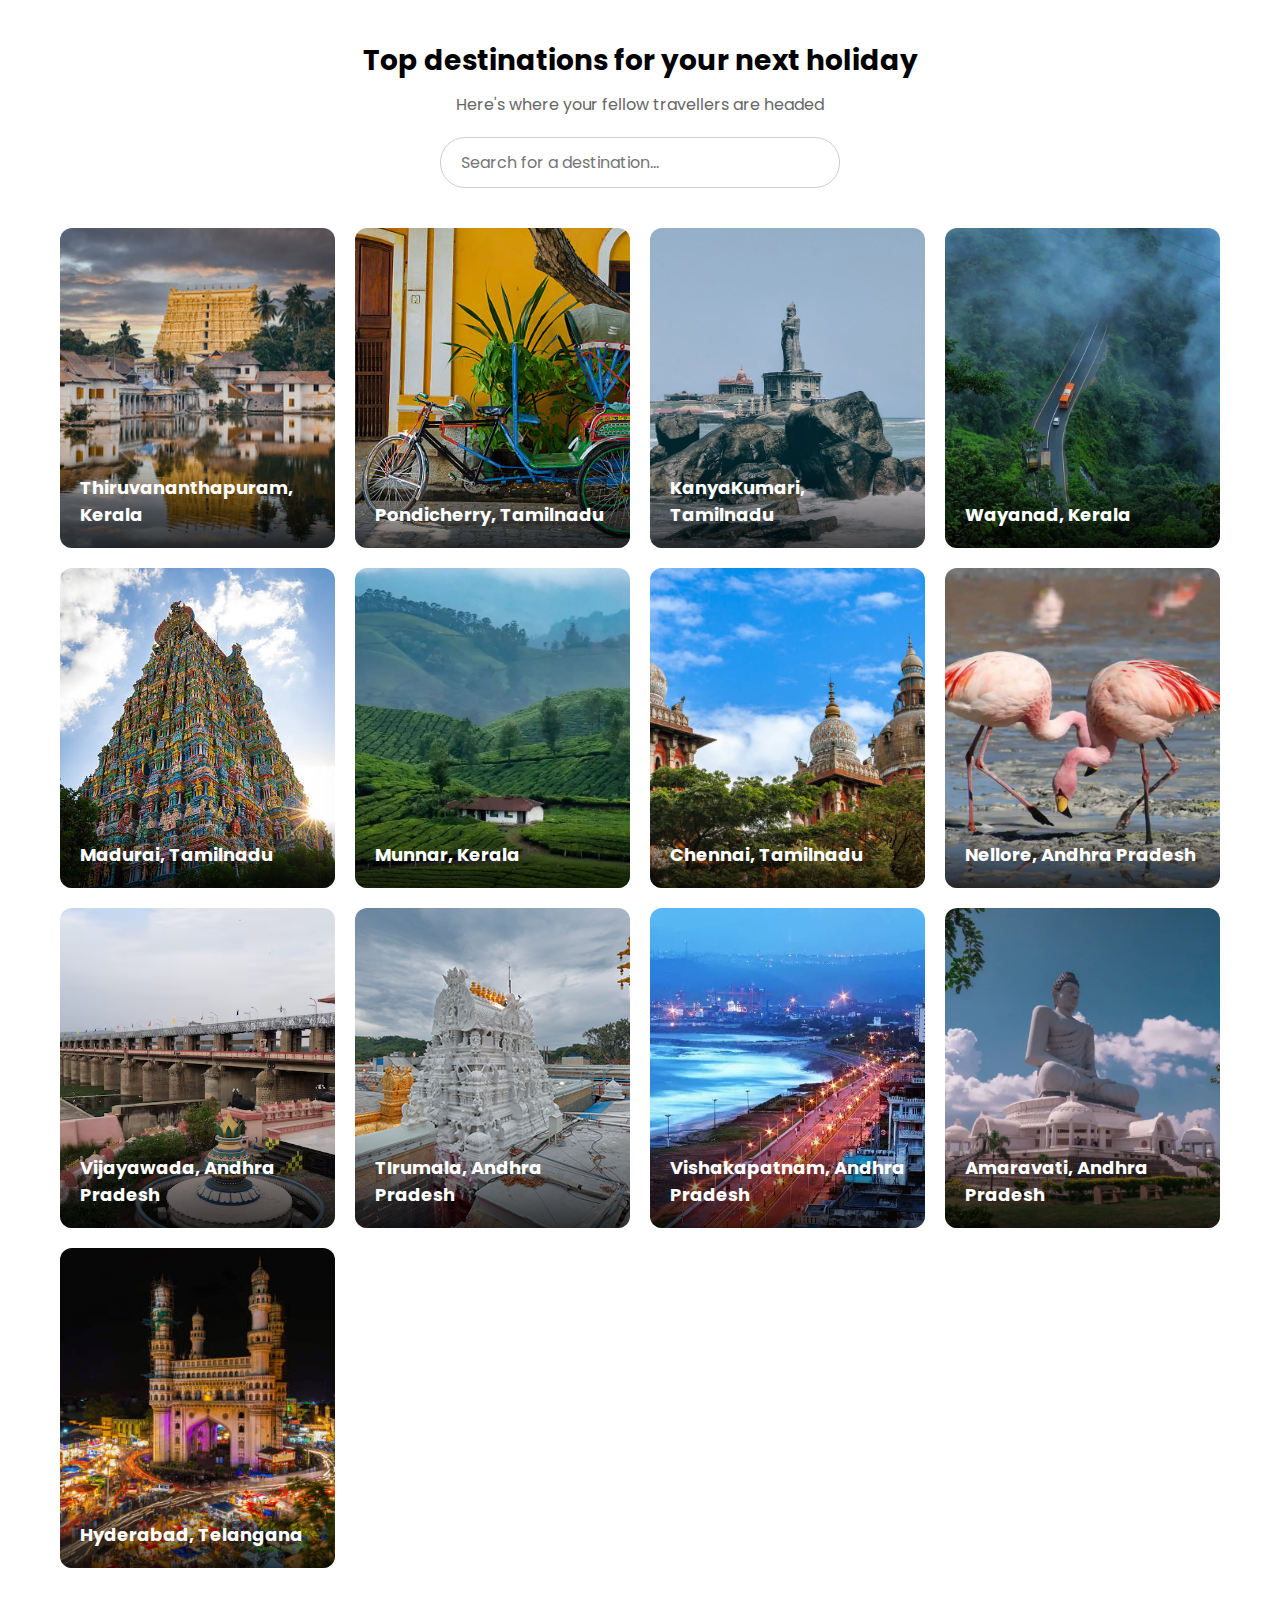
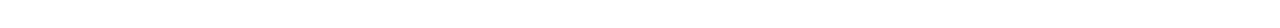
<file: templates/destinations.html>
<!DOCTYPE html>
<html lang="en">
<head>
    <meta charset="UTF-8">
    <meta name="viewport" content="width=device-width, initial-scale=1.0">
    <title>Top Destinations</title>
    <link rel="stylesheet" href="../static/css/destinations.css">
    <link href="https://fonts.googleapis.com/css2?family=Poppins:wght@300;400;600&display=swap" rel="stylesheet">
</head>
<body>
    
    <!-- Featured Trips -->
    <section class="featured-trips">
        <h2>Top destinations for your next holiday</h2>
        <p>Here's where your fellow travellers are headed</p>

        <!-- Search Bar -->
        <div class="search-container">
            <input type="text" id="search-input" placeholder="Search for a destination..." onkeyup="filterDestinations()">
        </div>
    
        <div class="trips-container" id="trips-container">
            
            <a href="destinations.html" class="trip-card-link">
                <div class="trip-card" style="background-image: url('../images/Trivandrum1.jpg');">
                    <div class="trip-overlay">
                        <h3>Thiruvananthapuram, Kerala</h3>
                    </div>
                </div>
            </a>
            
            <a href="destinations.html" class="trip-card-link">
                <div class="trip-card" style="background-image: url('../images/pondicherry1.jpg');">
                    <div class="trip-overlay">
                        <h3>Pondicherry, Tamilnadu</h3>
                    </div>
                </div>
            </a>

            <a href="destinations.html" class="trip-card-link">
                <div class="trip-card" style="background-image: url('../images/kanyakumari1.jpg');">
                    <div class="trip-overlay">
                        <h3>KanyaKumari, Tamilnadu</h3>
                    </div>
                </div>
            </a>

            <a href="destinations.html" class="trip-card-link">
                <div class="trip-card" style="background-image: url('../images/wayanad1.jpg');">
                    <div class="trip-overlay">
                        <h3>Wayanad, Kerala</h3>
                    </div>
                </div>
            </a>

            <a href="destinations.html" class="trip-card-link">
                <div class="trip-card" style="background-image: url('../images/madurai1.jpg');">
                    <div class="trip-overlay">
                        <h3>Madurai, Tamilnadu</h3>
                    </div>
                </div>
            </a>

            <a href="destinations.html" class="trip-card-link">
                <div class="trip-card" style="background-image: url('../images/munnar.webp');">
                    <div class="trip-overlay">
                        <h3>Munnar, Kerala</h3>
                    </div>
                </div>
            </a>
            
            <a href="destinations.html" class="trip-card-link">
                <div class="trip-card" style="background-image: url('../images/chennai.jpg');">
                    <div class="trip-overlay">
                        <h3>Chennai, Tamilnadu</h3>
                    </div>
                </div>
            </a>

            <a href="destinations.html" class="trip-card-link">
                <div class="trip-card" style="background-image: url('../images/Nellore1.webp');">
                    <div class="trip-overlay">
                        <h3>Nellore, Andhra Pradesh</h3>
                    </div>
                </div>
            </a>

            <a href="destinations.html" class="trip-card-link">
                <div class="trip-card" style="background-image: url('../images/vijayawada1.avif');">
                    <div class="trip-overlay">
                        <h3>Vijayawada, Andhra Pradesh</h3>
                    </div>
                </div>
            </a>

            <a href="destinations.html" class="trip-card-link">
                <div class="trip-card" style="background-image: url('../images/tirumala1.jpg');">
                    <div class="trip-overlay">
                        <h3>TIrumala, Andhra Pradesh</h3>
                    </div>
                </div>
            </a>

            <a href="destinations.html" class="trip-card-link">
                <div class="trip-card" style="background-image: url('../images/vizag1.webp');">
                    <div class="trip-overlay">
                        <h3>Vishakapatnam, Andhra Pradesh</h3>
                    </div>
                </div>
            </a>

            <a href="destinations.html" class="trip-card-link">
                <div class="trip-card" style="background-image: url('../images/amaravati1.webp');">
                    <div class="trip-overlay">
                        <h3>Amaravati, Andhra Pradesh</h3>
                    </div>
                </div>
            </a>

            <a href="destinations.html" class="trip-card-link">
                <div class="trip-card" style="background-image: url('../images/Hyderabad.jpg');">
                    <div class="trip-overlay">
                        <h3>Hyderabad, Telangana</h3>
                    </div>
                </div>
            </a>

        </div>
    </section>

    <script>
        function filterDestinations() {
            let input = document.getElementById('search-input').value.toLowerCase();
            let tripCards = document.querySelectorAll('.trip-card-link');

            tripCards.forEach(card => {
                let title = card.querySelector('.trip-overlay h3').textContent.toLowerCase();
                card.style.display = title.includes(input) ? 'block' : 'none';
            });
        }
    </script>

</body>
</html>
</file>
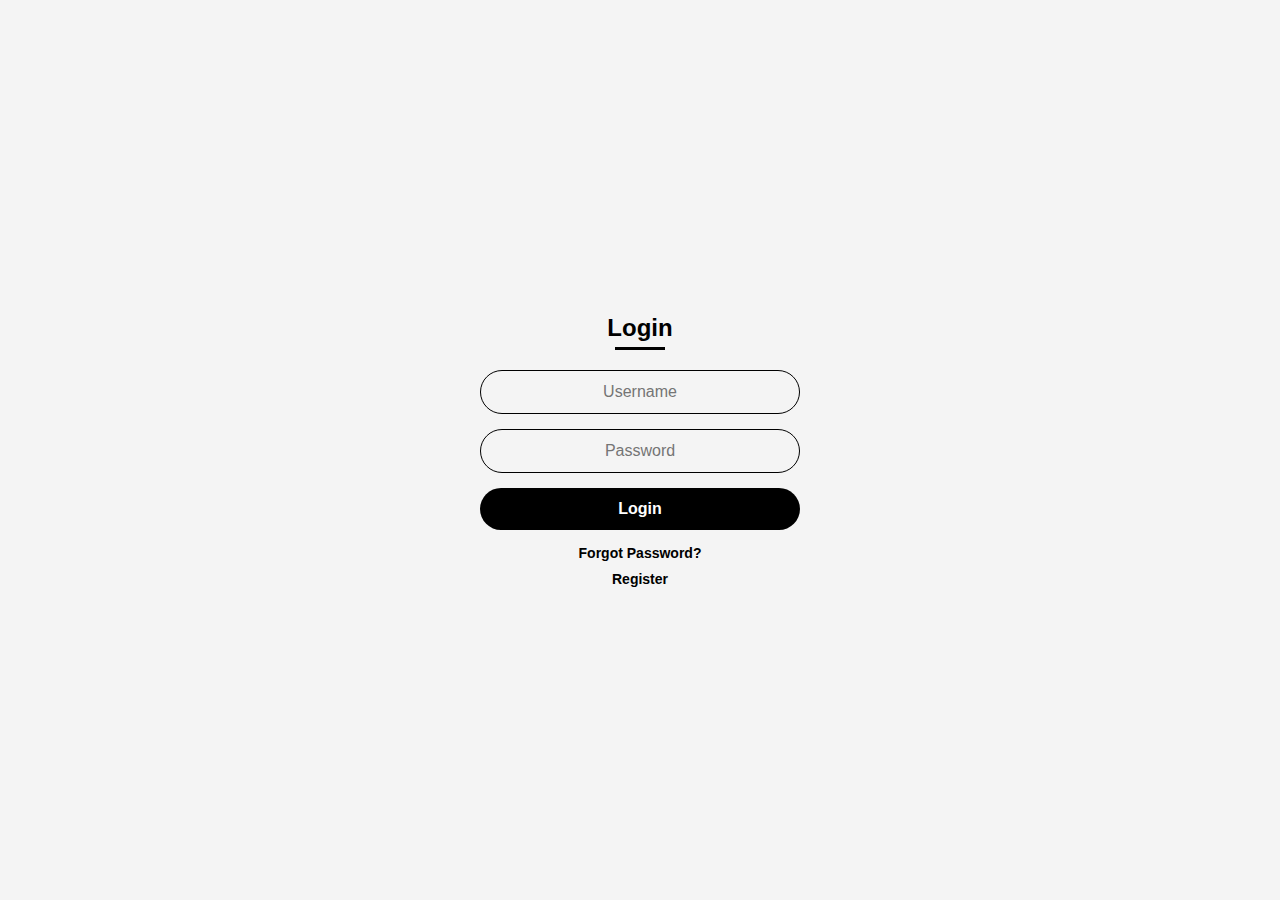
<file: templates/login.html>
<!DOCTYPE html>
<html lang="en">
<head>
    <meta charset="UTF-8">
    <meta name="viewport" content="width=device-width, initial-scale=1.0">
    <title>Authentication</title>
    <link rel="stylesheet" href="../static/css/login.css">
</head>
<body>

    <!-- Authentication Container -->
    <div class="auth-container">
        <!-- Login Page (Default) -->
        <div id="loginPage" class="form-box">
            <h2>Login</h2>
            <form id="loginForm">
                <input type="text" id="loginUsername" placeholder="Username" required>
                <input type="password" id="loginPassword" placeholder="Password" required>
                <button type="submit" class="auth-btn">Login</button>
            </form>
            <div class="auth-links">
                <button onclick="showPage('forgotPassword')" class="link-btn">Forgot Password?</button>
                <button onclick="showPage('register')" class="link-btn">Register</button>
            </div>
        </div>

        <!-- Register Page -->
        <div id="registerPage" class="form-box hidden">
            <h2>Register</h2>
            <form id="registerForm">
                <input type="text" id="FirstName" placeholder="First Name" required>
                <input type="text" id="LastName" placeholder="Last Name" required>
                <input type="text" id="registerName" placeholder="Username" required>
                <input type="email" id="registerEmail" placeholder="Email" required>
                <input type="password" id="registerPassword" placeholder="Password" required>
                <button type="submit" class="auth-btn">Sign Up</button>
            </form>
            <button onclick="showPage('login')" class="link-btn">Back to Login</button>
        </div>

        <!-- Forgot Password Page -->
        <div id="forgotPasswordPage" class="form-box hidden">
            <h2>Forgot Password</h2>
            <form id="forgotPasswordForm">
                <input type="email" id="forgotEmail" placeholder="Enter your email" required>
                <button type="submit" class="auth-btn">Reset Password</button>
            </form>
            <button onclick="showPage('login')" class="link-btn">Back to Login</button>
        </div>
    </div>

    <script src="../static/js/login.js"></script>
</body>
</html>
</file>
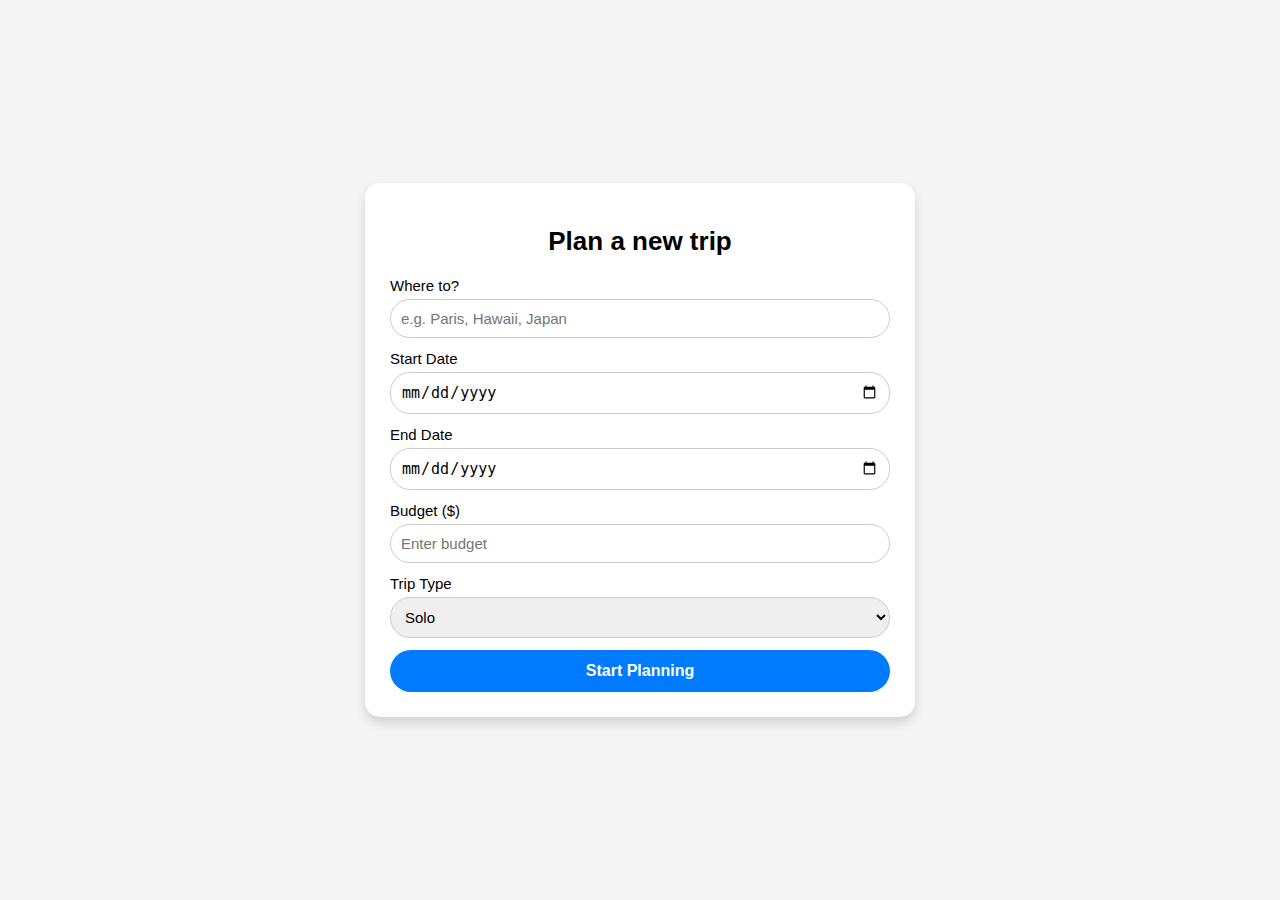
<file: templates/plan.html>
<!DOCTYPE html>
<html lang="en">
<head>
    <meta charset="UTF-8">
    <meta name="viewport" content="width=device-width, initial-scale=1.0">
    <title>Plan a Trip</title>
    <link rel="stylesheet" href="../static/css/plan.css">
</head>
<body>

    <div class="container">
        <h1>Plan a new trip</h1>

        <form id="tripForm">
            <!-- Destination Input -->
            <div class="input-group full-width">
                <label>Where to?</label>
                <input type="text" id="destination" placeholder="e.g. Paris, Hawaii, Japan" required>
            </div>

            <!-- Date Inputs -->
            <div class="input-group">
                <label>Start Date</label>
                <input type="date" id="startDate" required>
            </div>
            <div class="input-group">
                <label>End Date</label>
                <input type="date" id="endDate" required>
            </div>

            <!-- Budget & Trip Type -->
            <div class="input-group">
                <label>Budget ($)</label>
                <input type="number" id="budget" placeholder="Enter budget" required>
            </div>
            <div class="input-group">
                <label>Trip Type</label>
                <select id="tripType" required>
                    <option value="solo">Solo</option>
                    <option value="couple">Couple</option>
                    <option value="family">Family</option>
                    <option value="friends">Friends Group</option>
                </select>
            </div>

            <!-- Group Size (Hidden by Default) -->
            <div class="input-group hidden" id="groupSizeContainer">
                <label>Number of People</label>
                <input type="number" id="groupSize" placeholder="Enter number">
            </div>

            <!-- Preferences -->
            <!-- <div class="preferences">
                <label>Which activities are you interested in?</label>
                <div class="checkbox-group">
                    <label><input type="checkbox" name="preferences" value="beaches"> Beaches</label>
                    <label><input type="checkbox" name="preferences" value="city"> City Sightseeing</label>
                    <label><input type="checkbox" name="preferences" value="adventures"> Outdoor Adventures</label>
                    <label><input type="checkbox" name="preferences" value="festivals"> Festivals/Events</label>
                    <label><input type="checkbox" name="preferences" value="food"> Food Exploration</label>
                    <label><input type="checkbox" name="preferences" value="nightlife"> Nightlife</label>
                    <label><input type="checkbox" name="preferences" value="shopping"> Shopping</label>
                    <label><input type="checkbox" name="preferences" value="spa"> Spa Wellness</label>
                    <label><input type="checkbox" name="preferences" value="devotional"> Devotional</label>
                </div>
            </div> -->

            <!-- Submit Button -->
            <button type="submit" class="submit-btn">Start Planning</button>
        </form>
    </div>

    <script src="../static/js/plan.js"></script>
</body>
</html>
</file>
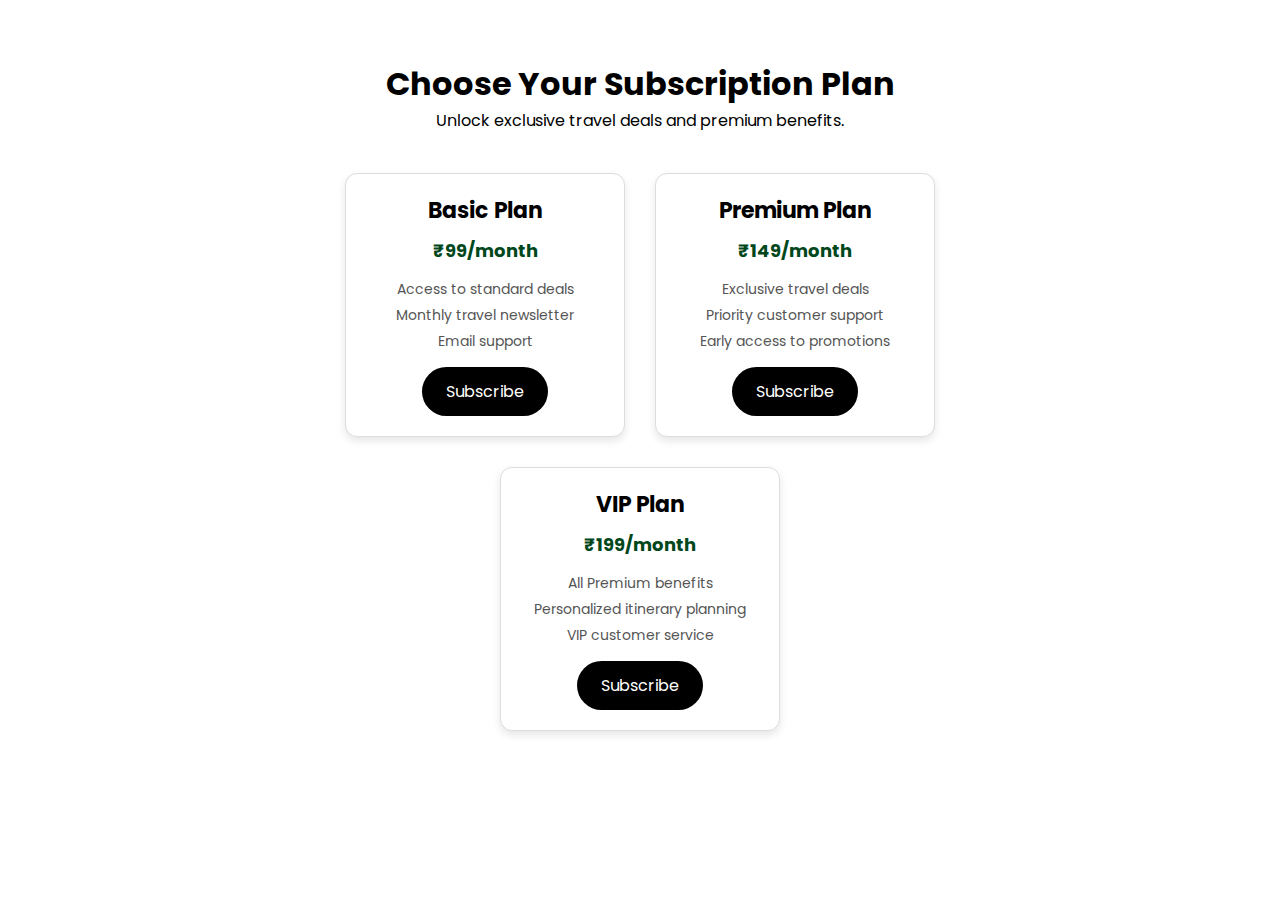
<file: templates/subscribe.html>
<!DOCTYPE html>
<html lang="en">
<head>
    <meta charset="UTF-8">
    <meta name="viewport" content="width=device-width, initial-scale=1.0">
    <title>Subscribe</title>
    <link rel="stylesheet" href="../static/css/subscribe.css">
    <link href="https://fonts.googleapis.com/css2?family=Poppins:wght@300;400;600&display=swap" rel="stylesheet">
</head>
<body>
    <section class="subscription-container">
        <h1 class="hero-title">Choose Your Subscription Plan</h1>
        <p class="hero-subtitle">Unlock exclusive travel deals and premium benefits.</p>

        <div class="plans">
            <div class="plan">
                <h2>Basic Plan</h2>
                <p>₹99/month</p>
                <ul>
                    <li>Access to standard deals</li>
                    <li>Monthly travel newsletter</li>
                    <li>Email support</li>
                </ul>
                <button class="subscribe-btn" onclick="redirectToPayment('basic')">Subscribe</button>
            </div>

            <div class="plan">
                <h2>Premium Plan</h2>
                <p>₹149/month</p>
                <ul>
                    <li>Exclusive travel deals</li>
                    <li>Priority customer support</li>
                    <li>Early access to promotions</li>
                </ul>
                <button class="subscribe-btn" onclick="redirectToPayment('premium')">Subscribe</button>
            </div>

            <div class="plan">
                <h2>VIP Plan</h2>
                <p>₹199/month</p>
                <ul>
                    <li>All Premium benefits</li>
                    <li>Personalized itinerary planning</li>
                    <li>VIP customer service</li>
                </ul>
                <button class="subscribe-btn" onclick="redirectToPayment('vip')">Subscribe</button>
            </div>
        </div>
    </section>

    <script>
        function redirectToPayment(plan) {
            window.location.href = "payment.html?plan=" + plan;
        }
    </script>

</body>
</html>
</file>
<file: static/css/destinations.css>
* {
    margin: 0;
    padding: 0;
    box-sizing: border-box;
    font-family: 'Poppins', sans-serif;
}

/* Featured Trips Section */
.featured-trips {
    max-width: 1200px;
    margin: 0 auto;
    padding: 40px 20px;
    text-align: center;
}

.featured-trips h2 {
    font-size: 28px;
    font-weight: bold;
    margin-bottom: 10px;
}

.featured-trips p {
    font-size: 16px;
    color: #666;
    margin-bottom: 20px;
}

/* Search Bar */
.search-container {
    display: flex;
    justify-content: center;
    margin-bottom: 20px;
}

#search-input {
    width: 50%;
    max-width: 400px;
    padding: 12px 20px;
    border: 1px solid #ccc;
    border-radius: 25px;
    font-size: 16px;
    outline: none;
    transition: 0.3s ease-in-out;
}

/* Search Input Hover Effect */
#search-input:hover {
    border-color: #007bff;
    box-shadow: 0 0 10px rgba(0, 123, 255, 0.4);
}

#search-input:focus {
    border-color: #007bff;
    box-shadow: 0 0 12px rgba(0, 123, 255, 0.5);
}

/* Grid Layout for Trips */
.trips-container {
    display: grid;
    grid-template-columns: repeat(4, 1fr);
    gap: 20px;
    justify-content: center;
    align-items: center;
    padding: 20px 0;
}

/* Trip Card */
.trip-card {
    position: relative;
    width: 100%;
    height: 320px;
    border-radius: 12px;
    background-size: cover;
    background-position: center;
    overflow: hidden;
    cursor: pointer;
    transition: transform 0.3s ease, box-shadow 0.3s ease-in-out;
}

/* Hover Animation for Trip Cards */
.trip-card:hover {
    transform: scale(1.05);
    box-shadow: 0 10px 20px rgba(0, 0, 0, 0.3);
}

/* Overlay for text (always visible) */
.trip-overlay {
    position: absolute;
    bottom: 0;
    width: 100%;
    background: linear-gradient(transparent, rgba(0, 0, 0, 0.7));
    padding: 20px;
    text-align: left;
    opacity: 1; /* Always visible */
    transition: background 0.3s ease-in-out;
}

/* Darken overlay on hover */
.trip-card:hover .trip-overlay {
    background: linear-gradient(transparent, rgba(0, 0, 0, 0.9));
}

/* Trip Names */
.trip-overlay h3 {
    color: #fff;
    font-size: 18px;
    font-weight: bold;
    margin: 0;
}

/* Responsive Design */
@media (max-width: 1024px) {
    .trips-container {
        grid-template-columns: repeat(3, 1fr);
    }
}

@media (max-width: 768px) {
    .trips-container {
        grid-template-columns: repeat(2, 1fr);
    }

    #search-input {
        width: 70%;
    }
}

@media (max-width: 480px) {
    .trips-container {
        grid-template-columns: repeat(1, 1fr);
    }

    #search-input {
        width: 90%;
    }
}
</file>
<file: static/css/login.css>
* {
    margin: 0;
    padding: 0;
    box-sizing: border-box;
    font-family: 'Poppins', sans-serif;
}

body {
    background: #f4f4f4;
    display: flex;
    justify-content: center;
    align-items: center;
    height: 100vh;
    flex-direction: column;
    animation: fadeIn 1s ease-in-out;
}

/* Fade-in effect */
@keyframes fadeIn {
    from {
        opacity: 0;
        transform: translateY(-10px);
    }
    to {
        opacity: 1;
        transform: translateY(0);
    }
}

h2 {
    font-size: 24px;
    font-weight: bold;
    color: black;
    text-align: center;
    margin-bottom: 10px;
    position: relative;
    animation: slideDown 0.8s ease-out;
}

/* Slide down effect for heading */
@keyframes slideDown {
    from {
        opacity: 0;
        transform: translateY(-20px);
    }
    to {
        opacity: 1;
        transform: translateY(0);
    }
}

h2::after {
    content: "";
    display: block;
    width: 50px;
    height: 3px;
    background: black;
    margin: 5px auto 20px;
}

.auth-container {
    text-align: center;
    width: 100%;
    max-width: 320px;
}

form {
    display: flex;
    flex-direction: column;
    gap: 15px;
    animation: fadeIn 1s ease-in-out;
}

input {
    width: 100%;
    padding: 12px;
    border: 1px solid black;
    border-radius: 25px;
    font-size: 16px;
    text-align: center;
    background: transparent;
    outline: none;
    transition: 0.3s;
}

/* Input glow effect on focus */
input:focus {
    border-color: #000;
    box-shadow: 0 0 8px rgba(0, 0, 0, 0.3);
    transform: scale(1.05);
}

.auth-btn {
    background: black;
    color: white;
    border: none;
    padding: 12px;
    border-radius: 25px;
    cursor: pointer;
    font-size: 16px;
    font-weight: bold;
    transition: 0.3s ease-in-out;
}

/* Button hover animation */
.auth-btn:hover {
    background: #333;
    transform: scale(1.05);
}

/* Button click animation */
.auth-btn:active {
    transform: scale(0.95);
}

/* Shake animation for incorrect login */
@keyframes shake {
    0%, 100% { transform: translateX(0); }
    25% { transform: translateX(-5px); }
    50% { transform: translateX(5px); }
    75% { transform: translateX(-5px); }
}

/* Apply shake effect when form is invalid */
.invalid {
    animation: shake 0.3s ease-in-out;
}

.auth-links {
    margin-top: 15px;
    display: flex;
    flex-direction: column;
    gap: 10px;
}

.link-btn {
    background: none;
    border: none;
    color: black;
    font-size: 14px;
    cursor: pointer;
    font-weight: bold;
    transition: 0.3s;
}

/* Hover effect for links */
.link-btn:hover {
    text-decoration: underline;
    color: #333;
}

.hidden {
    display: none;
}
</file>
<file: static/css/plan.css>
/* Minimalistic & Classical UI for Trip Planner */

body {
    font-family: Arial, sans-serif;
    background-color: #f5f5f5;
    display: flex;
    justify-content: center;
    align-items: center;
    height: 100vh;
    margin: 0;
}

.container {
    background: white;
    padding: 25px;
    border-radius: 15px;
    box-shadow: 0 6px 12px rgba(0, 0, 0, 0.15);
    width: 500px;
}

h1 {
    text-align: center;
    font-size: 26px;
    margin-bottom: 20px;
    font-weight: bold;
}

.input-group {
    display: flex;
    flex-direction: column;
    margin-bottom: 12px;
}

.input-group label {
    font-size: 15px;
    margin-bottom: 5px;
}

.input-group input,
.input-group select {
    padding: 10px;
    border: 1px solid #ccc;
    border-radius: 20px;
    font-size: 15px;
    outline: none;
    transition: border-color 0.3s;
}

.input-group input:focus,
.input-group select:focus {
    border-color: #007bff;
}

.full-width {
    width: 100%;
}

.checkbox-group {
    display: flex;
    flex-wrap: wrap;
    gap: 12px;
    font-size: 14px;
}

button.submit-btn {
    width: 100%;
    padding: 12px;
    border: none;
    background-color: #007bff;
    color: white;
    font-size: 16px;
    border-radius: 25px;
    cursor: pointer;
    transition: background 0.3s;
    font-weight: bold;
}

button.submit-btn:hover {
    background-color: black;
}
</file>
<file: static/css/subscribe.css>
* {
    margin: 0;
    padding: 0;
    box-sizing: border-box;
    font-family: 'Poppins', sans-serif;
}

.subscription-container {
    text-align: center;
    padding: 60px 20px;
    max-width: 900px;
    margin: auto;
}

.plans {
    display: flex;
    justify-content: center;
    gap: 30px;
    flex-wrap: wrap;
    margin-top: 40px;
}

.plan {
    background: white;
    border: 1px solid #ddd;
    border-radius: 12px;
    padding: 20px;
    width: 280px;
    box-shadow: 0 4px 8px rgba(0, 0, 0, 0.1);
    text-align: center;
    transition: transform 0.3s;
}

.plan:hover {
    transform: scale(1.05);
}

.plan h2 {
    font-size: 22px;
    color: black;
    margin-bottom: 10px;
}

.plan p {
    font-size: 18px;
    font-weight: bold;
    color: #00471B;
    margin-bottom: 15px;
}

.plan ul {
    list-style: none;
    padding: 0;
    margin-bottom: 15px;
}

.plan ul li {
    font-size: 14px;
    color: #555;
    margin: 5px 0;
}

.subscribe-btn {
    background: black;
    color: white;
    border: none;
    padding: 12px 24px;
    border-radius: 30px;
    cursor: pointer;
    transition: 0.3s ease;
    font-size: 16px;
}

.subscribe-btn:hover {
    background: gray;
}
</file>
